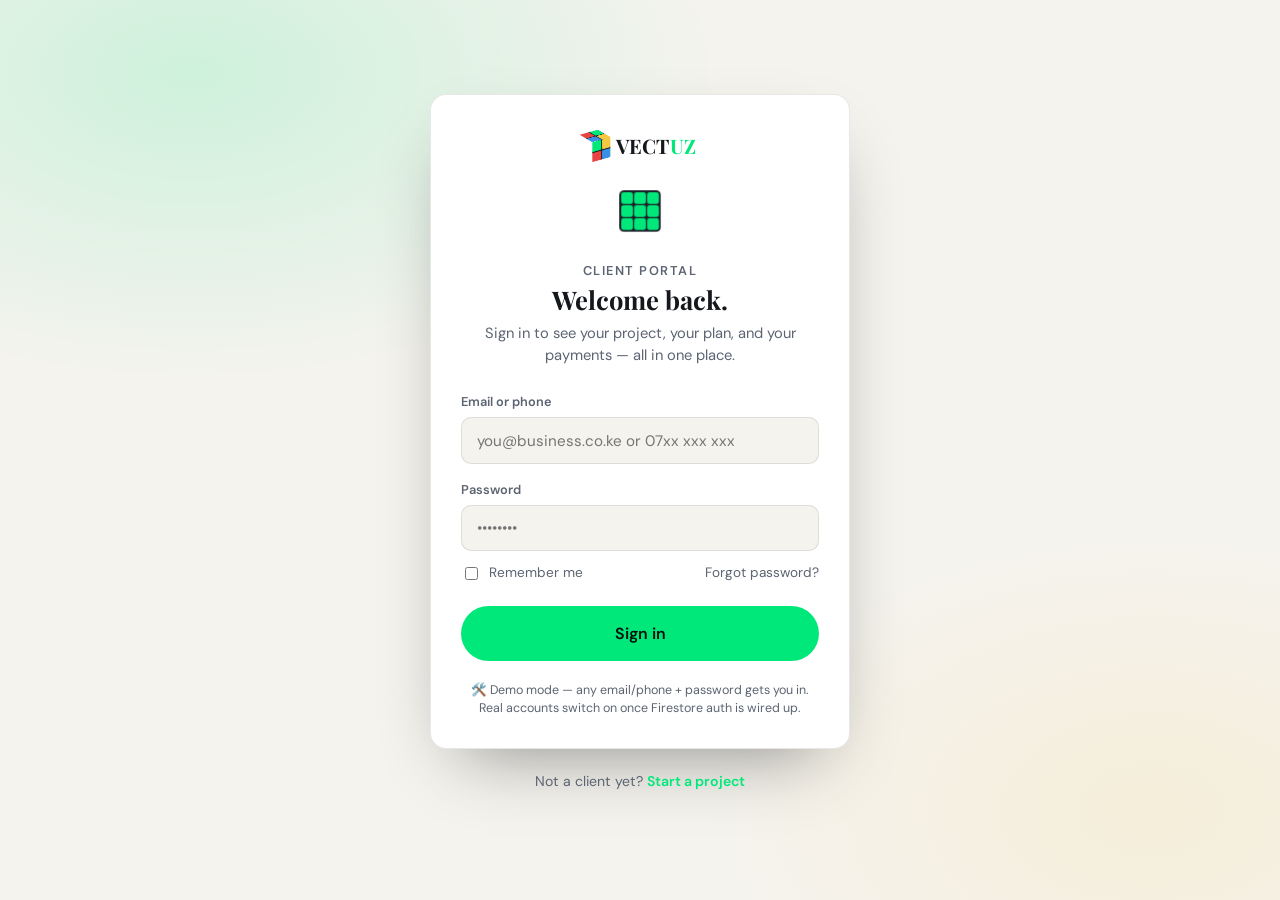
<file: portal.html>
<!DOCTYPE html>
<html lang="en">
<head>
<meta charset="UTF-8">
<meta name="viewport" content="width=device-width, initial-scale=1.0, viewport-fit=cover">
<title>Client Portal — VECTUZ</title>
<meta name="description" content="VECTUZ client portal — manage your project, plan, and payments.">
<link rel="preconnect" href="https://fonts.googleapis.com">
<link rel="preconnect" href="https://fonts.gstatic.com" crossorigin>
<link href="https://fonts.googleapis.com/css2?family=Playfair+Display:ital,wght@0,500;0,600;0,700;0,800;1,600&family=DM+Sans:opsz,wght@9..40,400;9..40,500;9..40,600;9..40,700&display=swap" rel="stylesheet">
<link rel="stylesheet" href="style.css">
<link rel="stylesheet" href="portal.css">
<script>
  (function(){
    try{
      var stored = window.localStorage.getItem('vectuz-theme');
      var theme = stored || ((window.matchMedia && window.matchMedia('(prefers-color-scheme: light)').matches) ? 'light' : 'dark');
      document.documentElement.setAttribute('data-theme', theme);
    }catch(e){
      document.documentElement.setAttribute('data-theme', 'dark');
    }
  })();
</script>
</head>
<body class="portal-body">

<!-- ============ LOGIN SCREEN ============ -->
<div id="loginScreen" class="login-screen">
  <div class="login-bg" aria-hidden="true"></div>

  <div class="login-card reveal in-view">
    <a href="index.html" class="brand portal-brand" aria-label="VECTUZ home">
      <span class="brand-cube" aria-hidden="true">
        <span class="bc-r"><span></span><span></span><span></span><span></span></span>
        <span class="bc-l"><span></span><span></span><span></span><span></span></span>
        <span class="bc-t"><span></span><span></span><span></span><span></span></span>
      </span>
      <span class="brand-word">VECT<span class="accent-word">UZ</span></span>
    </a>

    <div class="modal-cube-stage login-cube-stage" id="loginCubeStage" aria-hidden="true">
      <div class="mini-cube" id="loginCube"></div>
    </div>

    <p class="eyebrow login-eyebrow">Client Portal</p>
    <h1 class="login-title">Welcome back.</h1>
    <p class="login-sub">Sign in to see your project, your plan, and your payments — all in one place.</p>

    <form id="loginForm" class="login-form" autocomplete="off">
      <label class="field">
        <span class="field-label">Email or phone</span>
        <input type="text" id="loginId" placeholder="you@business.co.ke or 07xx xxx xxx" required>
      </label>
      <label class="field">
        <span class="field-label">Password</span>
        <input type="password" id="loginPass" placeholder="••••••••" required>
      </label>

      <div class="field-row">
        <label class="checkbox">
          <input type="checkbox" id="rememberMe">
          <span>Remember me</span>
        </label>
        <a href="#" class="login-forgot">Forgot password?</a>
      </div>

      <button type="submit" class="btn btn-primary btn-lg ripple login-submit" id="loginSubmit">
        <span class="login-submit-label">Sign in</span>
      </button>

      <p class="login-demo-note">
        🛠️ Demo mode — any email/phone + password gets you in. Real accounts switch on once Firestore auth is wired up.
      </p>
    </form>
  </div>

  <p class="login-footer">Not a client yet? <a href="index.html#contact">Start a project</a></p>
</div>

<!-- ============ DASHBOARD (hidden until "login") ============ -->
<div id="dashboard" class="dashboard" hidden>

  <header class="site-nav portal-nav" id="portalNav">
    <div class="nav-inner">
      <a href="index.html" class="brand" aria-label="VECTUZ home">
        <span class="brand-cube" aria-hidden="true">
          <span class="bc-r"><span></span><span></span><span></span><span></span></span>
          <span class="bc-l"><span></span><span></span><span></span><span></span></span>
          <span class="bc-t"><span></span><span></span><span></span><span></span></span>
        </span>
        <span class="brand-word">VECT<span class="accent-word">UZ</span></span>
      </a>
      <nav class="nav-links portal-navlinks">
        <a href="#overview" class="nav-link">Overview</a>
        <a href="#plan" class="nav-link">Your Plan</a>
        <a href="#payments" class="nav-link">Payments</a>
        <a href="#support" class="nav-link">Support</a>
      </nav>
      <div class="nav-actions">
        <button class="icon-btn theme-toggle ripple" id="themeToggle" aria-label="Switch to light mode" type="button">
          <svg class="icon-moon" viewBox="0 0 24 24" width="18" height="18" fill="currentColor"><path d="M20.7 14.6a8.6 8.6 0 0 1-10.3-10.3A9 9 0 1 0 20.7 14.6Z"/></svg>
          <svg class="icon-sun" viewBox="0 0 24 24" width="18" height="18" fill="none" stroke="currentColor" stroke-width="1.8" stroke-linecap="round"><circle cx="12" cy="12" r="4.2"/><path d="M12 2.5v2.4M12 19.1v2.4M4.9 4.9l1.7 1.7M17.4 17.4l1.7 1.7M2.5 12h2.4M19.1 12h2.4M4.9 19.1l1.7-1.7M17.4 6.6l1.7-1.7"/></svg>
        </button>
        <button class="btn btn-ghost ripple logout-btn" id="logoutBtn" type="button">Log out</button>
      </div>
    </div>
  </header>

  <main id="overview" class="portal-main">

    <section class="portal-hero container">
      <p class="eyebrow reveal">Client Portal</p>
      <h1 class="portal-greeting reveal" id="portalGreeting">Welcome back.</h1>
      <p class="portal-greeting-sub reveal">Here's where your project, plan, and payments live. Firestore accounts and live Daraja payments plug into this same layout — nothing here will need to be rebuilt, only connected.</p>

      <div class="portal-status-grid reveal">
        <div class="status-card">
          <span class="status-label">Project status</span>
          <span class="status-value status-active">In progress</span>
        </div>
        <div class="status-card">
          <span class="status-label">Current plan</span>
          <span class="status-value" id="statusPlan">Starter</span>
        </div>
        <div class="status-card">
          <span class="status-label">Next payment</span>
          <span class="status-value">Awaiting Daraja setup</span>
        </div>
      </div>
    </section>

    <!-- ============ YOUR PLAN — tiered, additive ============ -->
    <section id="plan" class="portal-plan container">
      <p class="eyebrow reveal">Your Plan</p>
      <h2 class="section-title reveal">Every tier builds on the one before it.</h2>
      <p class="section-sub reveal">Each package includes everything in the tier below it, plus what's listed here. Tap a tier to expand it — MAX carries every feature from Web Review all the way up.</p>

      <div class="tier-list reveal" id="tierList">

        <!-- WEB REVIEW -->
        <article class="tier-card" data-tier="0">
          <button class="tier-head" type="button" aria-expanded="false">
            <span class="tier-head-left">
              <span class="tier-name">Web Review</span>
              <span class="tier-price">Free</span>
            </span>
            <span class="tier-chevron" aria-hidden="true">⌄</span>
          </button>
          <div class="tier-body">
            <p class="tier-includes">The starting point — no plan required yet.</p>
            <ul class="tier-feature-list">
              <li><h4>Honest audit of your existing site</h4><p>We go through your current site end-to-end and tell you plainly what's working, what's likely costing you customers, and what to fix first — speed, mobile layout, checkout, or messaging.</p></li>
              <li><h4>No obligation</h4><p>You get the audit whether or not you ever hire us. A real starting point either way.</p></li>
              <li><h4>Written summary you can keep</h4><p>A short, plain-language write-up you can act on yourself, hand to another developer, or use as the brief for us.</p></li>
            </ul>
          </div>
        </article>

        <!-- STARTER -->
        <article class="tier-card" data-tier="1">
          <button class="tier-head" type="button" aria-expanded="false">
            <span class="tier-head-left">
              <span class="tier-name">Starter</span>
              <span class="tier-price">KES 14,999</span>
            </span>
            <span class="tier-chevron" aria-hidden="true">⌄</span>
          </button>
          <div class="tier-body">
            <p class="tier-includes">Everything in <strong>Web Review</strong>, plus:</p>
            <ul class="tier-feature-list">
              <li><h4>Up to 5 pages</h4><p>Home, About, Services, Gallery, and Contact — enough to look credible online without paying for pages you won't use.</p></li>
              <li><h4>Mobile-responsive build</h4><p>Resizes and rearranges cleanly on any phone screen instead of just shrinking and becoming unreadable.</p></li>
              <li><h4>Contact form</h4><p>Enquiries land in your email or WhatsApp, so you never have to give out your number in advance to get a lead.</p></li>
              <li><h4>Social links</h4><p>Instagram, Facebook, TikTok, or WhatsApp linked in one tap, no hunting for your handle.</p></li>
              <li><h4>Google Maps embed</h4><p>Shows customers exactly where to find you, with directions a tap away — built for shops, salons, and studios.</p></li>
              <li><h4>5-day delivery</h4><p>Designed, built, and launched within 5 working days of confirmed content and deposit.</p></li>
              <li><h4>M-Pesa integration</h4><p>Customers pay you directly through M-Pesa from the site or a linked prompt.</p></li>
              <li><h4>Free domain &amp; hosting, 1 year</h4><p>We register a domain like yourbusiness.co.ke and host it for a year — no setup for you to figure out.</p></li>
              <li class="tier-extra"><h4>Favicon &amp; social preview card</h4><p>Portal add-on — your site gets a proper browser-tab icon and a designed preview image so links you share on WhatsApp or Facebook look intentional, not blank.</p></li>
              <li class="tier-extra"><h4>Basic SEO setup</h4><p>Portal add-on — page titles, descriptions, and structured headings set up correctly from day one, so search engines can actually read and rank your site.</p></li>
              <li class="tier-extra"><h4>Visitor analytics access</h4><p>Portal add-on — a simple dashboard showing how many people visited, on what device, and which page — visible right here once it's connected.</p></li>
            </ul>
          </div>
        </article>

        <!-- BUSINESS -->
        <article class="tier-card" data-tier="2">
          <button class="tier-head" type="button" aria-expanded="false">
            <span class="tier-head-left">
              <span class="tier-name">Business</span>
              <span class="tier-price">KES 44,999</span>
            </span>
            <span class="tier-chevron" aria-hidden="true">⌄</span>
          </button>
          <div class="tier-body">
            <p class="tier-includes">Everything in <strong>Starter</strong>, plus:</p>
            <ul class="tier-feature-list">
              <li><h4>Up to 15 pages</h4><p>Room for product categories, a proper blog, team pages, and testimonials without the site feeling cramped.</p></li>
              <li><h4>Full e-commerce</h4><p>Product catalogue, cart, and checkout, so customers can browse and buy instead of messaging to ask if something's still available.</p></li>
              <li><h4>M-Pesa &amp; card checkout</h4><p>Covers local shoppers paying by M-Pesa and anyone paying with an international or bank-issued card.</p></li>
              <li><h4>Custom animations</h4><p>Subtle motion on scroll, hover, and page transitions — the same polish this portal and the main site use.</p></li>
              <li><h4>WhatsApp floating button</h4><p>Lets visitors message you instantly from any page — often how Kenyan customers actually prefer to close a sale.</p></li>
              <li><h4>1 month free support</h4><p>Small fixes and tweaks handled at no extra charge for 30 days after launch.</p></li>
              <li class="tier-extra"><h4>Blog / CMS access</h4><p>Portal add-on — a simple content editor so you (or your team) can publish posts and updates without calling us for every change.</p></li>
              <li class="tier-extra"><h4>Customer review widget</h4><p>Portal add-on — a built-in reviews section that displays social proof directly on your product or service pages.</p></li>
              <li class="tier-extra"><h4>Email newsletter signup</h4><p>Portal add-on — a capture form that feeds into Mailchimp, Brevo, or a sheet of your choice, so you can build a mailing list from day one.</p></li>
            </ul>
          </div>
        </article>

        <!-- PREMIUM -->
        <article class="tier-card" data-tier="3">
          <button class="tier-head" type="button" aria-expanded="false">
            <span class="tier-head-left">
              <span class="tier-name">Premium</span>
              <span class="tier-price">KES 79,999</span>
            </span>
            <span class="tier-chevron" aria-hidden="true">⌄</span>
          </button>
          <div class="tier-body">
            <p class="tier-includes">Everything in <strong>Business</strong>, plus:</p>
            <ul class="tier-feature-list">
              <li><h4>Unlimited pages</h4><p>No cap on growth — add products, locations, or sections whenever your business needs them.</p></li>
              <li><h4>Custom design system</h4><p>A cohesive set of colours, type, and components built for your brand, so every new page still looks like it belongs.</p></li>
              <li><h4>Booking / inventory system</h4><p>Customers book appointments or see live stock directly on your site — built for salons, clinics, and shops.</p></li>
              <li><h4>Admin dashboard</h4><p>Update products, prices, bookings, and content yourself, without calling us every time something changes.</p></li>
              <li><h4>API integrations</h4><p>Connects to accounting, SMS, delivery, or inventory tools you already use, so data flows instead of getting re-typed.</p></li>
              <li><h4>3 months support</h4><p>A full quarter of fixes, small changes, and guidance after launch.</p></li>
              <li class="tier-extra"><h4>Multi-language toggle</h4><p>Portal add-on — switch the site between English and Swahili (or another language) for a wider customer base.</p></li>
              <li class="tier-extra"><h4>Staff accounts</h4><p>Portal add-on — separate logins with permissions, so your team can manage bookings or content without sharing one password.</p></li>
              <li class="tier-extra"><h4>Automated backups</h4><p>Portal add-on — your site and data are backed up on a schedule, so a bad edit or outage is never more than a day's work to undo.</p></li>
            </ul>
          </div>
        </article>

        <!-- MAX -->
        <article class="tier-card tier-card-max" data-tier="4">
          <button class="tier-head" type="button" aria-expanded="false">
            <span class="tier-head-left">
              <span class="tier-name">MAX</span>
              <span class="tier-price">KES 150,000 – 450,000</span>
            </span>
            <span class="tier-chevron" aria-hidden="true">⌄</span>
          </button>
          <div class="tier-body">
            <p class="tier-includes">Everything in <strong>Premium</strong>, plus:</p>
            <ul class="tier-feature-list">
              <li><h4>Custom web app</h4><p>Purpose-built logic and workflows for how your business actually operates — not off-the-shelf features.</p></li>
              <li><h4>Android + iOS app</h4><p>A native app for both platforms, so customers can install your business on their home screen.</p></li>
              <li><h4>M-Pesa Daraja API</h4><p>Direct integration with Safaricom's Daraja API for automated, real-time M-Pesa payments and confirmations — this is exactly what this portal's Payments tab will connect to.</p></li>
              <li><h4>Admin dashboard</h4><p>A complete control centre for orders, users, content, and payments across web and mobile, from one place.</p></li>
              <li><h4>CRM</h4><p>Tracks leads, repeat customers, and communication history, so nothing depends on someone's memory.</p></li>
              <li><h4>6 months support</h4><p>Half a year of fixes, monitoring, and small feature adjustments, reflecting the larger scope of a MAX build.</p></li>
              <li class="tier-extra"><h4>Dedicated account manager</h4><p>Portal add-on — one person at VECTUZ who knows your project end-to-end, instead of starting from scratch each time you reach out.</p></li>
              <li class="tier-extra"><h4>Custom API rate limits &amp; SLA</h4><p>Portal add-on — guaranteed uptime and response targets for businesses whose revenue depends on the site staying up.</p></li>
              <li class="tier-extra"><h4>Priority same-day support</h4><p>Portal add-on — issues raised through this portal get picked up the same day, ahead of the general support queue.</p></li>
            </ul>
            <p class="modal-note">MAX pricing varies with scope — final quote confirmed after a short discovery call.</p>
          </div>
        </article>

      </div>
    </section>

    <!-- ============ PAYMENTS ============ -->
    <section id="payments" class="portal-payments container">
      <p class="eyebrow reveal">Payments</p>
      <h2 class="section-title reveal">M-Pesa, connected properly.</h2>
      <p class="section-sub reveal">Right now this is a preview of what lands here once the Daraja API is wired in — you'll see live payments, not just a till number.</p>

      <div class="payment-grid reveal">
        <div class="payment-card">
          <p class="payment-label">Pay via Till</p>
          <p class="payment-value">Till Number — <span class="payment-placeholder">to be added</span></p>
          <p class="payment-note">Manual for now — you M-Pesa this till and we reconcile it by hand.</p>
        </div>
        <div class="payment-card payment-card-daraja">
          <p class="payment-label">Daraja API — automated payments</p>
          <span class="payment-badge">Coming soon</span>
          <p class="payment-note">Once connected, invoices generated here trigger an STK push straight to your phone, and this page updates the moment payment confirms — no manual reconciliation.</p>
          <button class="btn btn-ghost ripple" type="button" disabled>Pay with M-Pesa</button>
        </div>
      </div>
    </section>

    <!-- ============ UI STATES — demo preview ============ -->
    <section id="states" class="portal-states container">
      <p class="eyebrow reveal">Preview</p>
      <h2 class="section-title reveal">Every state, animated.</h2>
      <p class="section-sub reveal">These fire for real once Firestore and Daraja are live — for now, tap any to preview how it looks and moves.</p>
      <div class="state-trigger-grid reveal">
        <button class="state-trigger" data-state="loading" type="button">Loading</button>
        <button class="state-trigger" data-state="empty" type="button">Empty</button>
        <button class="state-trigger" data-state="error" type="button">Error</button>
        <button class="state-trigger" data-state="offline" type="button">No internet</button>
        <button class="state-trigger" data-state="slow" type="button">Slow network</button>
        <button class="state-trigger" data-state="noResults" type="button">No search results</button>
        <button class="state-trigger" data-state="denied" type="button">Permission denied</button>
        <button class="state-trigger" data-state="sessionExpired" type="button">Session expired</button>
        <button class="state-trigger" data-state="validation" type="button">Form validation</button>
        <button class="state-trigger" data-state="success" type="button">Success</button>
      </div>
    </section>

    <!-- ============ SUPPORT ============ -->
    <section id="support" class="portal-support container">
      <p class="eyebrow reveal">Support</p>
      <h2 class="section-title reveal">Something not right?</h2>
      <p class="section-sub reveal">This is a demo shell — support tickets aren't wired to anything yet, but this is where they'll live once Firestore is connected.</p>
      <a href="https://wa.me/254783944907" target="_blank" rel="noopener" class="btn btn-primary btn-lg ripple reveal">Message us on WhatsApp</a>
    </section>

  </main>

  <p class="portal-footnote container">Client Portal · demo build — login is a stand-in until Firestore auth and the Daraja API are connected.</p>
</div>

<!-- ============ STATE OVERLAY (loading / error / offline / etc) ============ -->
<div class="state-overlay" id="stateOverlay" aria-hidden="true">
  <div class="state-card" id="stateCard">
    <span class="state-icon" id="stateIcon">⏳</span>
    <h3 class="state-title" id="stateTitle">Loading</h3>
    <p class="state-message" id="stateMessage">One moment…</p>
    <div class="state-actions" id="stateActions"></div>
  </div>
</div>

<!-- ============ EASTER EGG OVERLAYS ============ -->
<div class="mpesa-rain" id="mpesaRain" aria-hidden="true"></div>
<div class="egg-toast" id="eggToast" aria-hidden="true"></div>

<div class="egg-panel" id="devPanel" aria-hidden="true">
  <div class="egg-panel-card">
    <button class="modal-close ripple" id="devPanelClose" aria-label="Close">✕</button>
    <p class="modal-eyebrow">Portal secret</p>
    <h3 class="modal-price modal-price-sm">You found the dev console 🛠️</h3>
    <p class="modal-note" style="margin-bottom:0;">Built on Android, in Termux, with no laptop in sight. If you're reading this, you tapped the login cube five times — you have too much patience, and we respect it.</p>
  </div>
</div>

<script src="portal.js"></script>
</body>
</html>
</file>
<file: style.css>
/* ==========================================================================
   VECTUZ — Design tokens
   ========================================================================== */
:root{
  --bg: #090b0e;
  --card: #141920;
  --green: #00e87a;
  --gold: #f5c842;
  --red: #e84444;
  --blue: #3a8fe8;
  --text: #f0ece4;
  --muted: #6b7585;
  --border: rgba(240,236,228,0.09);
  --spring: cubic-bezier(.22,1,.36,1);
  --nav-h: 72px;
  --radius: 16px;
  --radius-sm: 10px;
  --container: 1160px;
}

:root[data-theme="light"]{
  --bg: #f5f3ee;
  --card: #ffffff;
  --text: #14171c;
  --muted: #5c6472;
  --border: rgba(20,23,28,0.1);
}

*, *::before, *::after{ box-sizing: border-box; }

/* The root element is what actually scrolls on mobile Chrome, so
   overflow-x must be locked here, not only on <body>. A later
   `body.is-loaded` rule used to reset overflow to `auto`, which silently
   re-enabled sideways scrolling once the loader finished — fixed below
   by keeping overflow-x explicit in every body state. */
html{
  scroll-behavior: smooth;
  scroll-padding-top: calc(var(--nav-h) + 12px);
  overflow-x: hidden;
  width: 100%;
  max-width: 100%;
  background: var(--bg);
}

@media (prefers-reduced-motion: reduce){
  html{ scroll-behavior: auto; }
  *, *::before, *::after{ animation-duration: 0.001ms !important; animation-iteration-count: 1 !important; transition-duration: 0.001ms !important; }
}

body{
  margin:0;
  background: var(--bg);
  color: var(--text);
  font-family: 'DM Sans', system-ui, -apple-system, sans-serif;
  line-height: 1.5;
  -webkit-font-smoothing: antialiased;
  overflow-x: hidden;
  width: 100%;
  max-width: 100%;
  transition: background-color .4s var(--spring), color .4s var(--spring);
}

a, button, [role="button"]{ touch-action: manipulation; }

h1,h2,h3,h4{
  font-family: 'Playfair Display', Georgia, serif;
  margin: 0 0 .5em;
  line-height: 1.15;
  font-weight: 700;
}

p{ margin: 0 0 1em; color: var(--text); }
a{ color: inherit; text-decoration: none; }
ul{ margin:0; padding:0; list-style:none; }
img{ max-width:100%; display:block; }
button{ font-family: inherit; }

.container{ width: 100%; max-width: var(--container); margin: 0 auto; padding: 0 24px; }
.container-narrow{ max-width: 720px; }

.accent-text{ color: var(--green); }
.accent-word{ color: var(--green); }

.eyebrow{
  font-size: .8rem;
  letter-spacing: .12em;
  text-transform: uppercase;
  color: var(--muted);
  margin-bottom: .75em;
  font-weight: 600;
}

.section-title{ font-size: clamp(1.7rem, 3.4vw, 2.5rem); max-width: 720px; }
.section-sub{ color: var(--muted); max-width: 560px; margin-top: -.5em; }

section{ padding: 88px 0; position: relative; }
section + section{ border-top: 1px solid var(--border); }

/* ==========================================================================
   Buttons
   ========================================================================== */
.btn{
  position: relative;
  display: inline-flex;
  align-items: center;
  justify-content: center;
  gap: .5em;
  padding: .8em 1.5em;
  border-radius: 999px;
  font-weight: 600;
  font-size: .95rem;
  border: 1px solid transparent;
  cursor: pointer;
  overflow: hidden;
  transition: transform .45s var(--spring), box-shadow .45s var(--spring), background-color .35s var(--spring), border-color .35s var(--spring);
  -webkit-tap-highlight-color: transparent;
}
.btn:active{ transform: scale(.96); }
.btn-primary{
  background: var(--green);
  color: #06110b;
}
.btn-primary:hover{ box-shadow: 0 0 0 4px rgba(0,232,122,.18); transform: translateY(-2px); }
.btn-ghost{
  background: transparent;
  color: var(--text);
  border-color: var(--border);
}
.btn-ghost:hover{ border-color: var(--green); color: var(--green); transform: translateY(-2px); }
.btn-lg{ padding: 1em 1.9em; font-size: 1rem; }

/* Ripple */
.ripple{ position: relative; overflow: hidden; }
.ripple-fx{
  position: absolute;
  border-radius: 50%;
  transform: scale(0);
  background: radial-gradient(circle, rgba(255,255,255,.55) 0%, rgba(255,255,255,0) 70%);
  pointer-events: none;
  animation: rippleOut .65s var(--spring) forwards;
}
@keyframes rippleOut{
  to{ transform: scale(1); opacity: 0; }
}

/* ==========================================================================
   Loader
   ========================================================================== */
#loader{
  position: fixed; inset: 0; z-index: 9999;
  background: var(--bg);
  display: flex; align-items: center; justify-content: center;
  transition: opacity .8s var(--spring), visibility .8s var(--spring);
}
.is-loading{ overflow: hidden; height: 100%; }
body.is-loaded #loader{ opacity: 0; visibility: hidden; pointer-events: none; }
body.is-loaded{ overflow-y: auto; overflow-x: hidden; height: auto; }

.loader-inner{ display:flex; flex-direction:column; align-items:center; gap: 28px; position: relative; z-index: 2; }

.cube-stage{
  width: 140px; height: 140px;
  perspective: 700px;
}
.cube{
  width:100%; height:100%;
  position: relative;
  transform-style: preserve-3d;
  transform: rotateX(-28deg) rotateY(38deg);
  animation: cubeTumble 6.2s linear infinite;
  will-change: transform;
}
/* Previously this held the exact same transform value from 45%-55% of the
   cycle (both keyframes were rotateY(398deg)) as a deliberate "pause" —
   but 398deg looks identical to 38deg (398-360=38), so the cube looked
   like it had visually stopped/frozen for half a second with nothing
   happening. Switched to one continuous linear spin instead: no dead
   holds, no easing bunching rotation speed up/down unevenly. */
@keyframes cubeTumble{
  0%{ transform: rotateX(-28deg) rotateY(0deg); }
  100%{ transform: rotateX(-28deg) rotateY(360deg); }
}
.face{
  position:absolute; width:140px; height:140px;
  display:grid; grid-template-columns: repeat(3,1fr); grid-template-rows: repeat(3,1fr);
  gap:4px; padding:4px;
  background: #1c222b;
  border-radius: 8px;
  /* Mobile GPUs (this is the actual cause of the "flashes black" bug)
     render the unseen backside of a preserve-3d face as solid black for
     a frame while the compositor swaps which face is front-facing during
     rotation, unless the browser is explicitly told those backsides can
     be discarded. */
  backface-visibility: hidden;
  -webkit-backface-visibility: hidden;
  transform-style: preserve-3d;
}
.face::before, .face::after{ content:none; }
.face-front{ transform: translateZ(70px); }
.face-back{ transform: rotateY(180deg) translateZ(70px); }
.face-right{ transform: rotateY(90deg) translateZ(70px); }
.face-left{ transform: rotateY(-90deg) translateZ(70px); }
.face-top{ transform: rotateX(90deg) translateZ(70px); }
.face-bottom{ transform: rotateX(-90deg) translateZ(70px); }

.tile{
  border-radius: 4px;
  transition: background-color .5s var(--spring);
}

.loader-label{
  font-family:'Playfair Display', serif;
  font-size: 1.4rem;
  letter-spacing: .06em;
  color: var(--text);
}
.loader-label span{ color: var(--green); }
.loader-sub{
  font-size: .8rem;
  color: var(--muted);
  letter-spacing: .04em;
  min-height: 1.2em;
}

.particle-field{
  position:absolute; inset:0; pointer-events:none; z-index:3;
}
.particle{
  position:absolute;
  width:6px; height:6px;
  border-radius:50%;
  opacity: 0;
  will-change: transform, opacity;
}
.particle.go{
  animation: particleFly .95s var(--spring) forwards;
}
@keyframes particleFly{
  0%{ opacity: 1; transform: translate(0,0) scale(1); }
  100%{ opacity: 0; transform: translate(var(--dx), var(--dy)) scale(.3); }
}

/* ==========================================================================
   Page reveal
   ========================================================================== */
#page{ opacity: 0; transition: opacity .6s var(--spring); }
body.is-loaded #page{ opacity: 1; }

.reveal{
  opacity: 0;
  transform: translate3d(0,22px,0);
  transition: opacity .75s var(--spring), transform .75s var(--spring);
}
.reveal.in-view{ opacity: 1; transform: translate3d(0,0,0); }

/* ==========================================================================
   Rounded-corner scroll fix
   Any element with border-radius that also carries a transform/transition
   (every .reveal item, plus cards that shift on hover) gets promoted to
   its own GPU compositor layer the moment it starts animating, then
   demoted back once it settles. Chrome on Android re-rasterizes the
   corners on each promotion/demotion, and for a frame or two mid-scroll
   the radius can render with hard, unantialiased corners before snapping
   back to smooth. Forcing these onto a stable layer permanently (instead
   of only while actively transforming) stops that flicker — corners stay
   smooth throughout the scroll, not just at rest.
   ========================================================================== */
.reveal, .price-card, .service-card, .modal-card, .hero-photo-frame, .phone-frame{
  -webkit-transform: translateZ(0);
  transform: translateZ(0);
  -webkit-backface-visibility: hidden;
  backface-visibility: hidden;
}

/* ==========================================================================
   Nav
   ========================================================================== */
.site-nav{
  position: sticky; top:0; z-index: 500;
  height: var(--nav-h);
  display:flex; align-items:center;
  background: color-mix(in srgb, var(--bg) 72%, transparent);
  backdrop-filter: blur(14px);
  -webkit-backdrop-filter: blur(14px);
  border-bottom: 1px solid var(--border);
  transition: background-color .4s var(--spring);
}
.nav-inner{
  width:100%; max-width: var(--container); margin:0 auto; padding: 0 24px;
  display:flex; align-items:center; justify-content: space-between; gap: 20px;
}
.brand{ display:flex; align-items:center; gap: 10px; }
.brand-word{
  font-family:'Playfair Display', serif;
  font-weight:700; font-size: 1.25rem; letter-spacing: .01em; color: var(--text);
}

.brand-cube{
  --s: 22px;
  width: var(--s); height: var(--s);
  position: relative;
  display:inline-block;
  transform-style: preserve-3d;
  transform: rotateX(-24deg) rotateY(35deg);
}
.bc-r, .bc-l, .bc-t{
  position:absolute; width: var(--s); height: var(--s);
  display:grid; grid-template-columns: repeat(2,1fr); grid-template-rows: repeat(2,1fr);
  gap:1px;
}
.bc-r{ background:#101319; transform: translateZ(calc(var(--s) / 2)); border-radius:3px; }
.bc-l{ background:#0c0e13; transform: rotateY(90deg) translateZ(calc(var(--s) / 2)); border-radius:3px; }
.bc-t{ background:#181d25; transform: rotateX(90deg) translateZ(calc(var(--s) / 2)); border-radius:3px; }
.bc-r span:nth-child(1){ background: var(--green); }
.bc-r span:nth-child(2){ background: var(--gold); }
.bc-r span:nth-child(3){ background: var(--red); }
.bc-r span:nth-child(4){ background: var(--blue); }
.bc-l span:nth-child(1){ background: var(--gold); }
.bc-l span:nth-child(2){ background: var(--blue); }
.bc-l span:nth-child(3){ background: var(--green); }
.bc-l span:nth-child(4){ background: var(--red); }
.bc-t span:nth-child(1){ background: var(--red); }
.bc-t span:nth-child(2){ background: var(--green); }
.bc-t span:nth-child(3){ background: var(--blue); }
.bc-t span:nth-child(4){ background: var(--gold); }
.bc-r span, .bc-l span, .bc-t span{ border-radius: 1px; }

.nav-links{ display:flex; align-items:center; gap: 28px; }
.nav-link{
  font-size: .92rem; color: var(--text); opacity: .85;
  transition: opacity .3s var(--spring), color .3s var(--spring);
}
.nav-link:hover{ opacity: 1; color: var(--green); }
.nav-cta{ padding: .6em 1.3em; font-size: .88rem; }

.nav-actions{ display:flex; align-items:center; gap: 10px; }
.icon-btn{
  width: 40px; height:40px; border-radius: 50%;
  display:flex; align-items:center; justify-content:center;
  background: var(--card); border: 1px solid var(--border);
  color: var(--text);
  transition: transform .4s var(--spring), color .3s var(--spring), border-color .3s var(--spring);
}
.icon-btn:hover{ color: var(--green); border-color: var(--green); transform: translateY(-2px); }

.theme-toggle .icon-sun, .theme-toggle .icon-moon{
  position: absolute;
  transition: transform .5s var(--spring), opacity .35s var(--spring);
}
.theme-toggle .icon-moon{ opacity: 1; transform: scale(1) rotate(0deg); }
.theme-toggle .icon-sun{ opacity: 0; transform: scale(.4) rotate(-60deg); }
:root[data-theme="light"] .theme-toggle .icon-moon{ opacity: 0; transform: scale(.4) rotate(60deg); }
:root[data-theme="light"] .theme-toggle .icon-sun{ opacity: 1; transform: scale(1) rotate(0deg); }

.hamburger{
  display:none;
  width: 40px; height: 40px;
  border-radius: 50%;
  background: var(--card);
  border: 1px solid var(--border);
  align-items:center; justify-content:center;
  flex-direction: column; gap: 5px;
  cursor:pointer;
}
.hamburger span{
  display:block; width: 18px; height: 2px; background: var(--text);
  border-radius: 2px;
  transition: transform .45s var(--spring), opacity .3s var(--spring), background-color .3s var(--spring);
}
.hamburger[aria-expanded="true"] span{ background: var(--green); }
.hamburger[aria-expanded="true"] span:nth-child(1){ transform: translateY(7px) rotate(45deg); }
.hamburger[aria-expanded="true"] span:nth-child(2){ opacity: 0; }
.hamburger[aria-expanded="true"] span:nth-child(3){ transform: translateY(-7px) rotate(-45deg); }

.nav-scrim{
  position: fixed; inset: 0; background: rgba(0,0,0,.5);
  opacity:0; visibility: hidden; z-index: 490;
  transition: opacity .4s var(--spring), visibility .4s var(--spring);
}
.nav-scrim.open{ opacity:1; visibility: visible; }

/* ==========================================================================
   Hero
   ========================================================================== */
.hero{ padding: 120px 0 96px; overflow: hidden; }
.hero-bg{
  position:absolute; inset:0; z-index:0;
  background:
    radial-gradient(600px 400px at 15% -10%, rgba(0,232,122,.14), transparent 60%),
    radial-gradient(500px 380px at 100% 10%, rgba(58,143,232,.12), transparent 60%);
  pointer-events:none;
}
.hero-inner{
  position: relative; z-index:1;
  display: grid;
  grid-template-columns: 1.05fr .95fr;
  gap: 56px;
  align-items: center;
}
.hero-copy{ max-width: 620px; }
.hero-title{ font-size: clamp(2.1rem, 5vw, 3.6rem); }
.hero-sub{ font-size: 1.08rem; color: var(--muted); max-width: 560px; }
.hero-ctas{ display:flex; flex-wrap: wrap; gap: 14px; margin: 28px 0 40px; }

.hero-stats{ display:flex; flex-wrap: wrap; gap: 32px; padding-top: 20px; border-top: 1px solid var(--border); }
.stat{ display:flex; flex-direction: column; gap: 2px; }
.stat-num{ font-family:'Playfair Display', serif; font-size: 1.35rem; color: var(--green); font-weight:700; }
.stat-label{ font-size: .8rem; color: var(--muted); }

/* Hero visual: your own photo, plus a static phone mockup demonstrating
   the responsive layout. (Deliberately not a live self-embedded iframe —
   that would recursively load the page inside itself with no natural
   stopping point, so this is a lightweight CSS representation instead.) */
.hero-visual{
  position: relative;
  display:flex; align-items:center; justify-content:center;
  min-height: 420px;
}
.hero-photo-frame{
  position: relative; width: 100%; max-width: 380px; aspect-ratio: 4 / 5;
  border-radius: 24px; overflow: hidden;
  border: 1px solid var(--border);
  background: linear-gradient(160deg, rgba(0,232,122,.16), rgba(58,143,232,.12));
}
.hero-photo{ width:100%; height:100%; object-fit: cover; display:block; }
.hero-photo-frame.no-photo .hero-photo{ display:none; }
.hero-photo-fallback{ display:none; }
.hero-photo-frame.no-photo .hero-photo-fallback{
  display:flex; flex-direction:column; align-items:center; justify-content:center; gap:14px;
  width:100%; height:100%; text-align:center; padding: 32px;
}
.hero-photo-fallback-mark{
  width:52px; height:52px; border-radius:50%; border:1.5px dashed var(--muted);
  display:flex; align-items:center; justify-content:center; font-size:1.6rem; color: var(--muted);
}
.hero-photo-fallback p{ color: var(--muted); font-size:.85rem; margin:0; max-width: 220px; }
.hero-photo-fallback code{ color: var(--green); background: none; }

.phone-mockup{
  position: absolute; right: -6%; bottom: -8%;
  width: 168px;
  filter: drop-shadow(0 24px 44px rgba(0,0,0,.5));
  animation: phoneFloat 4.5s ease-in-out infinite;
}
@keyframes phoneFloat{
  0%, 100%{ transform: translateY(0); }
  50%{ transform: translateY(-10px); }
}
.phone-frame{
  position: relative;
  background: #05070a; border-radius: 28px; padding: 8px;
  border: 1px solid rgba(240,236,228,.14);
}
.phone-notch{
  width: 44px; height:6px; border-radius:4px; background:#05070a;
  position:absolute; top:16px; left:50%; transform: translateX(-50%);
  z-index:2;
}
.phone-screen{
  width:100%; aspect-ratio: 9 / 19.5; border-radius: 20px; overflow:hidden;
  background: var(--bg);
  padding: 22px 12px 12px;
  display:flex; flex-direction:column; gap:12px;
}
.mock-nav{ display:flex; align-items:center; gap:6px; }
.mock-dot{ width:8px; height:8px; border-radius:50%; flex-shrink:0; }
.mock-line{ flex:1; height:4px; border-radius:2px; background: var(--border); }
.mock-burger{ display:flex; flex-direction:column; gap:2px; flex-shrink:0; }
.mock-burger span{ width:10px; height:1.4px; background: var(--muted); border-radius:1px; }
.mock-hero{ display:flex; flex-direction:column; gap:6px; margin-top:8px; }
.mock-eyebrow{ width:38%; height:4px; border-radius:2px; background: var(--muted); opacity:.6; }
.mock-title-line{ height:8px; border-radius:3px; background: var(--text); opacity:.85; }
.mock-title-line.l1{ width:90%; }
.mock-title-line.l2{ width:75%; }
.mock-title-line.l3{ width:55%; background: var(--green); opacity:1; }
.mock-btn{ margin-top:10px; width:60%; height:16px; border-radius:999px; background: var(--green); }
.mock-cards{ display:flex; gap:6px; margin-top:auto; }
.mock-card{ flex:1; height:34px; border-radius:6px; background: var(--card); border:1px solid var(--border); }
.phone-caption{ text-align:center; font-size:.72rem; color: var(--muted); margin-top: 10px; }

/* An embedded copy of this same page (loaded in the static phone mockup's
   place by nothing here — see note above) never exists, but this class is
   kept as a defensive no-op in case a future embed is added. */
.is-embedded .phone-mockup{ display:none; }

/* ==========================================================================
   Services
   ========================================================================== */
.services-grid{
  display:grid; grid-template-columns: repeat(4, 1fr); gap: 20px; margin-top: 40px;
}
.service-card{
  background: var(--card);
  border: 1px solid var(--border);
  border-radius: var(--radius);
  padding: 28px 24px;
  transition: transform .5s var(--spring), box-shadow .5s var(--spring), border-color .5s var(--spring);
}
.service-card:hover{
  transform: translate3d(0,-6px,0);
  border-color: rgba(0,232,122,.4);
  box-shadow: 0 16px 40px -20px rgba(0,232,122,.35);
}
.service-icon{
  width: 48px; height:48px; border-radius: 12px;
  display:flex; align-items:center; justify-content:center;
  background: color-mix(in srgb, var(--sc) 14%, transparent);
  color: var(--sc);
  margin-bottom: 18px;
}
.service-card h3{ font-size: 1.1rem; margin-bottom: .4em; }
.service-card p{ color: var(--muted); font-size: .92rem; margin: 0; }

/* ==========================================================================
   Why
   ========================================================================== */
.why-grid{ display:grid; grid-template-columns: repeat(4,1fr); gap: 28px; margin-top: 40px; }
.why-mark{ font-family:'Playfair Display', serif; font-size: 1.6rem; font-weight:700; display:block; margin-bottom: 10px; }
.why-item h3{ font-size: 1.05rem; }
.why-item p{ color: var(--muted); font-size: .92rem; }

/* ==========================================================================
   Pricing
   ========================================================================== */
.pricing-grid{
  display:grid; grid-template-columns: repeat(3, 1fr); gap: 20px; margin-top: 40px;
}
.price-card{
  --glow: var(--green);
  position: relative;
  text-align: left;
  background: var(--card);
  border: 1px solid var(--border);
  border-top: 3px solid var(--glow);
  border-radius: var(--radius);
  padding: 28px 24px 22px;
  color: var(--text);
  cursor: pointer;
  display:flex; flex-direction: column; gap: 14px;
  transition: transform .5s var(--spring), box-shadow .5s var(--spring), border-color .5s var(--spring);
}
.price-card:hover{
  transform: translate3d(0,-6px,0);
  border-color: color-mix(in srgb, var(--glow) 45%, var(--border));
  border-top-color: var(--glow);
  box-shadow: 0 18px 44px -20px color-mix(in srgb, var(--glow) 55%, transparent);
}
.price-card-featured{
  border-top-width: 4px;
  box-shadow: 0 0 0 1px color-mix(in srgb, var(--glow) 35%, transparent);
}
.price-badge{
  position:absolute; top:-12px; right: 20px;
  background: var(--glow); color:#06110b;
  font-size: .7rem; font-weight:700; letter-spacing:.04em;
  padding: 4px 12px; border-radius: 999px;
}
.price-card-free{ border-style: dashed; border-top-style: solid; }
.price-top h3{ font-size: 1.15rem; margin-bottom: .2em; }
.price-tag{ font-family:'Playfair Display', serif; font-size: 1.5rem; color: var(--glow); font-weight:700; margin:0; }
.price-list{ display:flex; flex-direction: column; gap: 8px; flex:1; }
.price-list li{
  font-size: .88rem; color: var(--muted); padding-left: 18px; position: relative;
}
.price-list li::before{
  content:"✓"; position:absolute; left:0; color: var(--glow); font-weight:700;
}
.price-cta{ font-size: .85rem; color: var(--glow); font-weight:600; margin-top: 4px; }

/* Toy-robot icon: a small CSS-built figure holding a glowing mini cube,
   tinted per-card via --glow. Built from layered/transformed boxes rather
   than an image, so it stays crisp and interactive at any size. */
.price-bot{
  display:flex; justify-content:center;
  height: 92px;
  margin-bottom: 4px;
  perspective: 320px;
  position: relative;
  transition: opacity .4s var(--spring), filter .4s var(--spring);
}

/* The Three.js canvas sits on top of the CSS bot and is hidden until
   robot3d.js confirms it mounted successfully — see .has-3d-bot below. */
.price-bot-canvas{
  display: none;
  position: absolute;
  inset: 0;
  width: 140px; height: 150px;
  margin: 0 auto;
  left: 50%; transform: translateX(-50%);
  pointer-events: none;
}
.price-bot-canvas.is-active{ display: block; }
.price-bot.has-3d-bot .bot-figure{ visibility: hidden; }
.bot-figure{
  position: relative;
  width: 70px; height: 78px;
  transform-style: preserve-3d;
  transform: rotateY(-18deg) rotateX(4deg);
  transition: transform .6s var(--spring);
}
.price-card:hover .bot-figure{ transform: rotateY(-8deg) rotateX(2deg) translateY(-3px); }

.bot-head{
  position:absolute; top:0; left:50%; transform: translateX(-50%);
  width: 26px; height: 22px;
  background: linear-gradient(160deg,#333c47,#14171d);
  border-radius: 7px 7px 5px 5px;
  border: 1px solid rgba(240,236,228,.14);
  box-shadow: inset 0 -3px 6px rgba(0,0,0,.5);
}
.bot-visor{
  position:absolute; top: 7px; left:50%; transform: translateX(-50%);
  width: 16px; height: 5px; border-radius: 3px;
  background: var(--glow);
  box-shadow: 0 0 8px var(--glow), 0 0 2px var(--glow);
}
.bot-torso{
  position:absolute; top: 20px; left:50%; transform: translateX(-50%);
  width: 38px; height: 34px;
  background: linear-gradient(160deg,#3a4450,#181c22);
  border-radius: 9px;
  border: 1px solid rgba(240,236,228,.12);
  box-shadow: inset 0 -6px 10px rgba(0,0,0,.4);
}
.bot-torso::before{
  content:""; position:absolute; top:8px; left:50%; transform: translateX(-50%);
  width: 10px; height: 10px; border-radius: 50%;
  background: color-mix(in srgb, var(--glow) 55%, #0c0e13);
  box-shadow: 0 0 6px var(--glow);
}
.bot-arm{
  position:absolute; top: 24px;
  width: 9px; height: 26px;
  background: linear-gradient(160deg,#3a4450,#181c22);
  border-radius: 5px;
  border: 1px solid rgba(240,236,228,.12);
}
.bot-arm-left{ left: 6px; transform: rotate(16deg); transform-origin: top center; }
.bot-arm-right{ right: 6px; transform: rotate(-30deg); transform-origin: top center; }

.bot-cube-stage{
  position:absolute; left: 50%; bottom: -16px; transform: translateX(-50%);
  width: 24px; height: 24px;
}
.bot-cube{
  position: relative; width: 100%; height: 100%;
  transform-style: preserve-3d;
  transform: rotateX(-18deg) rotateY(28deg);
  animation: cubeTumble 6s var(--spring) infinite;
}
.bot-cube.energy-burst{
  animation: cubeTumble 6s var(--spring) infinite, energyPulse .6s ease-out;
}
@keyframes energyPulse{
  0%{ filter: brightness(1); }
  35%{ filter: brightness(2.4) saturate(1.5); }
  100%{ filter: brightness(1); }
}
.bot-cube-face{
  position:absolute; width:24px; height:24px;
  background: var(--glow);
  opacity: .92;
  border: 1px solid rgba(255,255,255,.28);
  box-shadow: 0 0 10px color-mix(in srgb, var(--glow) 65%, transparent);
  backface-visibility: hidden;
  -webkit-backface-visibility: hidden;
}
.bcf-front{ transform: translateZ(12px); }
.bcf-back{ transform: rotateY(180deg) translateZ(12px); }
.bcf-right{ transform: rotateY(90deg) translateZ(12px); }
.bcf-left{ transform: rotateY(-90deg) translateZ(12px); }
.bcf-top{ transform: rotateX(90deg) translateZ(12px); filter: brightness(1.3); }
.bcf-bottom{ transform: rotateX(-90deg) translateZ(12px); filter: brightness(.7); }

/* Expanding energy ring, spawned the instant a card is tapped */
.bot-cube-stage.energy-ring::after{
  content:"";
  position:absolute; inset:-16px;
  border-radius:50%;
  border: 2px solid var(--glow);
  opacity: .85;
  animation: ringExpand .6s var(--spring) forwards;
  pointer-events: none;
}
@keyframes ringExpand{
  0%{ transform: scale(.3); opacity:.9; }
  100%{ transform: scale(2.8); opacity:0; }
}

/* The bot briefly dissolves as its card's modal opens, then resets once
   the modal is showing (so it's whole again the next time it's seen). */
.price-card.disintegrating .price-bot{
  animation: disintegrate .5s var(--spring) forwards;
}
@keyframes disintegrate{
  0%{ opacity:1; filter: blur(0); transform: scale(1); }
  55%{ opacity:.35; filter: blur(1.5px); }
  100%{ opacity:0; filter: blur(3px); transform: scale(1.08); }
}

/* ==========================================================================
   FAQ Accordion
   ========================================================================== */
.accordion{ margin-top: 32px; display:flex; flex-direction:column; gap: 12px; }
.accordion-item{
  background: var(--card); border: 1px solid var(--border); border-radius: var(--radius-sm); overflow: hidden;
}
.accordion-trigger{
  width:100%; display:flex; align-items:center; justify-content: space-between;
  background: none; border:none; color: var(--text);
  padding: 18px 20px; font-size: .98rem; font-weight: 600; text-align: left; cursor: pointer;
}
.accordion-icon{
  font-size: 1.3rem; color: var(--green); line-height:1;
  transition: transform .45s var(--spring);
  flex-shrink: 0; margin-left: 12px;
}
.accordion-trigger[aria-expanded="true"] .accordion-icon{ transform: rotate(45deg); }
.accordion-panel{
  max-height: 0; overflow: hidden;
  transition: max-height .5s var(--spring), padding .5s var(--spring);
  padding: 0 20px;
}
.accordion-panel p{ color: var(--muted); font-size: .92rem; margin: 0 0 18px; }
.accordion-item.open .accordion-panel{ max-height: 260px; padding: 0 20px 4px; }

/* ==========================================================================
   Contact form
   ========================================================================== */
.contact-form{
  margin-top: 32px;
  background: var(--card); border: 1px solid var(--border);
  border-radius: var(--radius); padding: 32px;
  display:flex; flex-direction: column; gap: 18px;
}
.form-row{ display:flex; flex-direction: column; gap: 6px; }
.form-row label{ font-size: .82rem; color: var(--muted); font-weight: 600; }
.form-row input, .form-row select, .form-row textarea{
  background: var(--bg); border: 1px solid var(--border); border-radius: var(--radius-sm);
  padding: 12px 14px; color: var(--text); font-family: inherit; font-size: .95rem;
  transition: border-color .35s var(--spring), box-shadow .35s var(--spring);
}
.form-row input:focus, .form-row select:focus, .form-row textarea:focus{
  outline: none; border-color: var(--green); box-shadow: 0 0 0 3px rgba(0,232,122,.15);
}
.form-row textarea{ resize: vertical; }
.form-submit{ margin-top: 6px; }
.form-status{ font-size: .88rem; color: var(--muted); min-height: 1.2em; margin: 0; }
.form-status.ok{ color: var(--green); }
.form-status.err{ color: var(--red); }

/* ==========================================================================
   Footer
   ========================================================================== */
.site-footer{ padding: 56px 0 24px; border-top: 1px solid var(--border); }
.footer-inner{
  display:flex; flex-wrap: wrap; justify-content: space-between; gap: 32px; padding-bottom: 32px;
}
.footer-brand p{ color: var(--muted); font-size: .88rem; margin-top: 8px; max-width: 220px; }
.footer-links{ display:flex; flex-direction: column; gap: 10px; }
.footer-links a, .footer-link-btn{
  color: var(--muted); font-size: .92rem; transition: color .3s var(--spring);
  background: none; border: none; padding: 0; text-align: left; cursor: pointer; font-family: inherit;
}
.footer-links a:hover, .footer-link-btn:hover{ color: var(--green); }
.footer-social{ display:flex; gap: 10px; align-items: flex-start; }
.footer-bottom{ border-top: 1px solid var(--border); padding-top: 20px; }
.footer-bottom p{ color: var(--muted); font-size: .82rem; margin: 0; }

/* ==========================================================================
   Floating WhatsApp
   ========================================================================== */
.fab-whatsapp{
  position: fixed; right: 20px; bottom: 20px; z-index: 400;
  width: 58px; height: 58px; border-radius: 50%;
  background: #22c55e; color: #06110b;
  display:flex; align-items:center; justify-content:center;
  box-shadow: 0 10px 30px -8px rgba(34,197,94,.6);
  transition: transform .45s var(--spring), box-shadow .45s var(--spring);
}
.fab-whatsapp:hover{ transform: translateY(-4px) scale(1.04); }

/* ==========================================================================
   Modals
   ========================================================================== */
.modal-backdrop{
  position: fixed; inset:0; background: rgba(4,5,7,.7);
  backdrop-filter: blur(4px); -webkit-backdrop-filter: blur(4px);
  opacity:0; visibility: hidden; z-index: 800;
  transition: opacity .45s var(--spring), visibility .45s var(--spring);
}
.modal-backdrop.open{ opacity:1; visibility: visible; }

.modal{
  position: fixed; left: 50%; top: 50%; z-index: 801;
  width: min(560px, 92vw);
  max-height: 84vh; overflow-y: auto;
  transform: translate(-50%, -46%) scale(.94);
  opacity: 0; visibility: hidden; pointer-events: none;
  transition: transform .5s var(--spring), opacity .4s var(--spring), visibility .5s var(--spring);
}
.modal.open{
  transform: translate(-50%, -50%) scale(1);
  opacity: 1; visibility: visible; pointer-events: auto;
}
.modal-card{
  position: relative;
  background: var(--card); border: 1px solid var(--border);
  border-radius: 20px; padding: 36px 32px 32px;
}
.modal-close{
  position:absolute; top: 16px; right: 16px;
  width: 34px; height:34px; border-radius:50%;
  background: var(--bg); border: 1px solid var(--border); color: var(--text);
  cursor:pointer; display:flex; align-items:center; justify-content:center;
  transition: transform .4s var(--spring), color .3s var(--spring), border-color .3s var(--spring);
}
.modal-close:hover{ color: var(--red); border-color: var(--red); transform: rotate(90deg); }
.modal-eyebrow{ font-size: .78rem; letter-spacing: .1em; text-transform: uppercase; color: var(--muted); margin-bottom: 4px; }
.modal-price{ font-family:'Playfair Display', serif; font-size: 2rem; color: var(--green); margin-bottom: 24px; }
.modal-price-sm{ font-size: 1.5rem; color: var(--text); }
.modal-body{ display:flex; flex-direction: column; gap: 20px; margin-bottom: 26px; }
.modal-feature h4{ font-size: 1rem; margin-bottom: .3em; color: var(--text); }
.modal-feature p{ font-size: .9rem; color: var(--muted); margin: 0; }
.modal-note{ font-size: .82rem; color: var(--muted); font-style: italic; margin-bottom: 20px; }
.modal-cta{ width: 100%; }

/* Dust burst — spawned from the tap point when a pricing card is opened,
   tinted to that card's own --glow colour. */
.dust-particle{
  position: fixed;
  width: 5px; height: 5px;
  border-radius: 50%;
  opacity: 0;
  pointer-events: none;
  z-index: 850;
  will-change: transform, opacity;
}
.dust-particle.go{
  animation: dustFly .7s var(--spring) forwards;
}
@keyframes dustFly{
  0%{ opacity: 1; transform: translate(0,0) scale(1); }
  100%{ opacity: 0; transform: translate(var(--dx), var(--dy)) scale(.25); }
}

/* Mini rotating cube shown at the top of each pricing modal — continuously
   scrambles and solves itself while the modal is open. */
.modal-cube-stage{
  width: 64px; height: 64px;
  perspective: 420px;
  margin: 0 auto 22px;
}
.mini-cube{
  width:100%; height:100%;
  position: relative;
  transform-style: preserve-3d;
  transform: rotateX(-26deg) rotateY(36deg);
  animation: cubeTumble 6.2s linear infinite;
  will-change: transform;
}
.mface{
  position:absolute; width:64px; height:64px;
  display:grid; grid-template-columns: repeat(3,1fr); grid-template-rows: repeat(3,1fr);
  gap:2px; padding:3px;
  background:#1c222b;
  border-radius: 7px;
  backface-visibility: hidden;
  -webkit-backface-visibility: hidden;
}
.mface-front{ transform: translateZ(32px); }
.mface-back{ transform: rotateY(180deg) translateZ(32px); }
.mface-right{ transform: rotateY(90deg) translateZ(32px); }
.mface-left{ transform: rotateY(-90deg) translateZ(32px); }
.mface-top{ transform: rotateX(90deg) translateZ(32px); }
.mface-bottom{ transform: rotateX(-90deg) translateZ(32px); }

/* ==========================================================================
   Responsive
   ========================================================================== */
@media (max-width: 980px){
  .services-grid{ grid-template-columns: repeat(2, 1fr); }
  .why-grid{ grid-template-columns: repeat(2, 1fr); }
  .pricing-grid{ grid-template-columns: repeat(2, 1fr); }

  .hero-inner{ grid-template-columns: 1fr; }
  .hero-copy{ max-width: 100%; }
  .hero-visual{ margin-top: 24px; min-height: 340px; }
}

@media (max-width: 760px){
  section{ padding: 64px 0; }
  .hero{ padding: 96px 0 64px; }

  .hamburger{ display:flex; }

  .nav-links{
    position: fixed; top: 0; right: 0; height: 100vh;
    width: min(78vw, 320px);
    background: var(--card);
    border-left: 1px solid var(--border);
    flex-direction: column;
    align-items: flex-start;
    justify-content: flex-start;
    gap: 8px;
    padding: calc(var(--nav-h) + 24px) 28px 28px;
    transform: translateX(100%);
    transition: transform .5s var(--spring);
    z-index: 495;
  }
  .nav-links.open{ transform: translateX(0); }
  .nav-links .nav-link{
    width: 100%; padding: 14px 0; font-size: 1.05rem;
    border-bottom: 1px solid var(--border);
  }
  .nav-cta{ margin-top: 16px; width: 100%; text-align:center; }

  .services-grid, .why-grid, .pricing-grid{ grid-template-columns: 1fr; }
  .hero-stats{ gap: 20px; }
  .footer-inner{ flex-direction: column; }
  .modal-card{ padding: 28px 20px 24px; }

  .hero-photo-frame{ max-width: 280px; }
  .phone-mockup{ width: 128px; right: -2%; bottom: -6%; }
}
</file>
<file: portal.css>
/* ==========================================================================
   VECTUZ Client Portal — styles
   Loads after style.css and reuses its design tokens (colors, spacing,
   radii, the --spring easing, and the .btn / .modal-* / .brand-cube /
   .reveal / .mini-cube components) so the portal feels like the same
   product as the marketing site, not a bolt-on.
   ========================================================================== */

.portal-body{ background: var(--bg); }

/* ==========================================================================
   Login screen
   ========================================================================== */
.login-screen{
  min-height: 100vh;
  min-height: 100dvh;
  display:flex; flex-direction:column; align-items:center; justify-content:center;
  padding: 32px 20px;
  position: relative;
  overflow: hidden;
  transition: opacity .5s ease;
}
/* .login-screen{display:flex} and the browser's built-in [hidden]{display:none}
   are the same specificity, and ours loads later — so it silently won,
   leaving a full-height invisible flex box sitting above the dashboard
   whenever JS set the hidden attribute. This makes hidden win for real. */
.login-screen[hidden]{ display: none !important; }
.dashboard[hidden]{ display: none !important; }
.login-screen.is-leaving{ opacity: 0; }
.login-bg{
  position:absolute; inset:0; z-index:0;
  background:
    radial-gradient(60% 50% at 15% 8%, color-mix(in srgb, var(--green) 16%, transparent), transparent 70%),
    radial-gradient(50% 45% at 90% 90%, color-mix(in srgb, var(--gold) 12%, transparent), transparent 70%);
}
.login-card{
  position: relative; z-index: 1;
  width: 100%; max-width: 420px;
  background: var(--card);
  border: 1px solid var(--border);
  border-radius: var(--radius);
  padding: 36px 30px 30px;
  text-align: center;
  box-shadow: 0 30px 70px -30px rgba(0,0,0,.45);
  transform: translateZ(0);
  backface-visibility: hidden;
}
.portal-brand{ justify-content:center; margin-bottom: 18px; }
.login-cube-stage{ margin: 0 auto 18px; cursor: pointer; }
.login-eyebrow{ margin-bottom: .4em; }
.login-title{ font-size: 1.6rem; margin-bottom: .3em; }
.login-sub{ color: var(--muted); font-size: .92rem; margin-bottom: 26px; }

.login-form{ display:flex; flex-direction: column; gap: 16px; text-align:left; }
.field{ display:flex; flex-direction:column; gap: 6px; }
.field-label{ font-size: .8rem; font-weight:600; color: var(--muted); }
.field input[type="text"], .field input[type="password"]{
  font-family: inherit; font-size: .95rem;
  padding: .8em 1em;
  border-radius: var(--radius-sm);
  border: 1px solid var(--border);
  background: var(--bg);
  color: var(--text);
  transition: border-color .3s var(--spring), box-shadow .3s var(--spring);
}
.field input:focus{
  outline: none;
  border-color: var(--green);
  box-shadow: 0 0 0 3px color-mix(in srgb, var(--green) 20%, transparent);
}
.field-row{ display:flex; align-items:center; justify-content: space-between; margin-top: -4px; }
.checkbox{ display:flex; align-items:center; gap: 8px; font-size: .85rem; color: var(--muted); cursor: pointer; }
.checkbox input{ accent-color: var(--green); }
.login-forgot{ font-size: .85rem; color: var(--muted); }
.login-forgot:hover{ color: var(--green); }

.login-submit{ width: 100%; margin-top: 6px; }
.login-submit.is-loading .login-submit-label{ opacity: .55; }
.login-demo-note{
  font-size: .78rem; color: var(--muted); text-align:center; margin: 4px 0 0;
  line-height: 1.5;
}
.login-footer{ position: relative; z-index:1; margin-top: 22px; font-size: .88rem; color: var(--muted); }
.login-footer a{ color: var(--green); font-weight:600; }

/* Feedback shake for empty/invalid submit */
.login-card.shake{ animation: loginShake .5s var(--spring); }
@keyframes loginShake{
  0%,100%{ transform: translateZ(0) translateX(0); }
  20%{ transform: translateZ(0) translateX(-8px); }
  40%{ transform: translateZ(0) translateX(7px); }
  60%{ transform: translateZ(0) translateX(-5px); }
  80%{ transform: translateZ(0) translateX(3px); }
}

/* ==========================================================================
   Dashboard shell
   ========================================================================== */
.dashboard{ min-height: 100vh; }
.portal-main{ padding-bottom: 60px; }

.portal-hero{ padding: 56px 0 32px; }
.portal-greeting{ font-size: clamp(1.7rem, 3.4vw, 2.4rem); }
.portal-greeting-sub{ color: var(--muted); max-width: 620px; margin-top: -.5em; }

.portal-status-grid{
  display:grid; grid-template-columns: repeat(3,1fr); gap: 16px; margin-top: 32px;
}
.status-card{
  background: var(--card); border: 1px solid var(--border); border-radius: var(--radius-sm);
  padding: 18px 18px 16px;
  transform: translateZ(0); backface-visibility: hidden;
}
.status-label{ display:block; font-size: .75rem; color: var(--muted); text-transform: uppercase; letter-spacing: .06em; margin-bottom: 8px; }
.status-value{ display:block; font-family:'Playfair Display', serif; font-size: 1.2rem; }
.status-active{ color: var(--green); }

/* ==========================================================================
   Tiered plan accordion — additive feature lists
   ========================================================================== */
.portal-plan{ padding: 56px 0; border-top: 1px solid var(--border); }
.tier-list{ margin-top: 34px; display:flex; flex-direction: column; gap: 14px; }

.tier-card{
  background: var(--card); border: 1px solid var(--border); border-radius: var(--radius);
  overflow: hidden;
  transform: translateZ(0); backface-visibility: hidden;
  transition: border-color .4s var(--spring);
}
.tier-card-max{ border-color: color-mix(in srgb, var(--gold) 45%, var(--border)); }

.tier-head{
  width: 100%; display:flex; align-items:center; justify-content: space-between;
  gap: 12px; padding: 18px 20px;
  background: transparent; border: none; cursor: pointer;
  color: var(--text); font-family: inherit;
  -webkit-tap-highlight-color: transparent;
}
.tier-head-left{ display:flex; align-items:baseline; gap: 12px; flex-wrap: wrap; }
.tier-name{ font-family:'Playfair Display', serif; font-size: 1.15rem; }
.tier-card-max .tier-name{ color: var(--gold); }
.tier-price{ font-size: .88rem; color: var(--muted); }
.tier-chevron{
  font-size: 1.2rem; color: var(--muted); line-height:1;
  transition: transform .4s var(--spring);
  flex-shrink: 0;
}
.tier-card[aria-expanded="true"] .tier-chevron,
.tier-head[aria-expanded="true"] .tier-chevron{ transform: rotate(180deg); }

.tier-body{
  max-height: 0;
  overflow: hidden;
  transition: max-height .55s var(--spring);
}
.tier-card.is-open .tier-body{ max-height: 2400px; }

.tier-includes{ padding: 0 20px; font-size: .88rem; color: var(--muted); margin: 0 0 14px; }
.tier-card.is-open .tier-includes{ padding-top: 2px; }

.tier-feature-list{ display:flex; flex-direction: column; gap: 16px; padding: 0 20px 22px; margin:0; }
.tier-feature-list h4{ font-size: .95rem; margin: 0 0 .25em; }
.tier-feature-list p{ font-size: .85rem; color: var(--muted); margin:0; }
.tier-feature-list li.tier-extra h4::after{
  content: "portal add-on";
  font-family: 'DM Sans', sans-serif;
  font-size: .62rem; font-weight: 700; text-transform: uppercase; letter-spacing: .04em;
  color: var(--green);
  background: color-mix(in srgb, var(--green) 14%, transparent);
  border-radius: 999px;
  padding: 2px 8px;
  margin-left: 8px;
  vertical-align: middle;
}

/* ==========================================================================
   Payments
   ========================================================================== */
.portal-payments{ padding: 56px 0; border-top: 1px solid var(--border); }
.payment-grid{ display:grid; grid-template-columns: 1fr 1fr; gap: 18px; margin-top: 30px; }
.payment-card{
  background: var(--card); border: 1px solid var(--border); border-radius: var(--radius);
  padding: 22px 20px;
  transform: translateZ(0); backface-visibility: hidden;
}
.payment-label{ font-weight:600; margin-bottom: 8px; }
.payment-value{ font-family:'Playfair Display', serif; font-size: 1.1rem; margin-bottom: 8px; }
.payment-placeholder{ color: var(--muted); font-style: italic; font-family:'DM Sans',sans-serif; font-size: .85rem; }
.payment-note{ font-size: .84rem; color: var(--muted); margin: 0; }
.payment-card-daraja{ border-color: color-mix(in srgb, var(--gold) 35%, var(--border)); position: relative; }
.payment-badge{
  display:inline-block; font-size: .68rem; font-weight:700; text-transform: uppercase; letter-spacing:.04em;
  background: var(--gold); color:#231a04; padding: 3px 10px; border-radius: 999px; margin-bottom: 10px;
}
.payment-card-daraja button[disabled]{ margin-top: 14px; opacity: .5; cursor: not-allowed; }
.payment-card-daraja button[disabled]:hover{ transform:none; border-color: var(--border); color: var(--text); }

/* ==========================================================================
   Support
   ========================================================================== */
.portal-support{ padding: 56px 0 70px; border-top: 1px solid var(--border); text-align:center; }
.portal-support .btn{ margin-top: 8px; }

.portal-footnote{
  text-align:center; font-size: .78rem; color: var(--muted);
  padding: 18px 0 40px; border-top: 1px solid var(--border);
}

.logout-btn{ padding: .6em 1.2em; font-size: .85rem; }

/* ==========================================================================
   UI states — demo preview grid + reusable overlay
   ========================================================================== */
.portal-states{ padding: 56px 0; border-top: 1px solid var(--border); }
.state-trigger-grid{
  margin-top: 26px;
  display:flex; flex-wrap: wrap; gap: 10px;
}
.state-trigger{
  font-family: inherit; font-size: .82rem; font-weight: 600;
  padding: .65em 1.1em;
  border-radius: 999px;
  border: 1px solid var(--border);
  background: var(--card);
  color: var(--text);
  cursor: pointer;
  transition: border-color .3s var(--spring), transform .3s var(--spring);
}
.state-trigger:hover{ border-color: var(--green); transform: translate3d(0,-2px,0); }

.state-overlay{
  position: fixed; inset:0; z-index: 9300;
  display:flex; align-items:center; justify-content:center;
  padding: 20px;
  background: rgba(4,6,9,.68);
  backdrop-filter: blur(6px); -webkit-backdrop-filter: blur(6px);
  opacity: 0; visibility: hidden;
  transition: opacity .35s var(--spring), visibility .35s var(--spring);
}
.state-overlay.open{ opacity: 1; visibility: visible; }
.state-card{
  width: 100%; max-width: 340px;
  background: var(--card); border: 1px solid var(--border); border-radius: var(--radius);
  padding: 34px 26px 28px;
  text-align: center;
  transform: scale(.92);
  transition: transform .35s var(--spring);
}
.state-overlay.open .state-card{ transform: scale(1); }
.state-card.tone-error{ border-color: color-mix(in srgb, #e84444 45%, var(--border)); }
.state-card.tone-warn{ border-color: color-mix(in srgb, var(--gold) 45%, var(--border)); }
.state-card.tone-success{ border-color: color-mix(in srgb, var(--green) 55%, var(--border)); }

.state-icon{
  display:inline-block; font-size: 2.4rem; line-height:1; margin-bottom: 14px;
}
.state-title{ font-family:'Playfair Display', serif; font-size: 1.25rem; margin-bottom: 8px; }
.state-message{ font-size: .88rem; color: var(--muted); margin: 0 0 18px; }
.state-actions{ display:flex; gap: 10px; justify-content:center; }
.state-actions .btn{ padding: .6em 1.2em; font-size: .85rem; }

/* Per-state icon animation — each tone/kind gets a distinct feel rather
   than one generic pop, so "loading" reads differently from "error". */
.state-icon.anim-spin{ animation: stSpin 1.1s linear infinite; }
.state-icon.anim-pulse{ animation: stPulse 1.3s var(--spring) infinite; }
.state-icon.anim-shake{ animation: stShake .5s var(--spring); }
.state-icon.anim-pop{ animation: stPop .5s var(--spring); }
.state-icon.anim-fade{ animation: stFadeIn .5s ease; }
.state-icon.anim-drift{ animation: stDrift 2.2s ease-in-out infinite; }

@keyframes stSpin{ to{ transform: rotate(360deg); } }
@keyframes stPulse{ 0%,100%{ transform: scale(1); opacity: 1; } 50%{ transform: scale(1.14); opacity: .75; } }
@keyframes stShake{
  0%,100%{ transform: translateX(0); }
  20%{ transform: translateX(-8px) rotate(-6deg); }
  40%{ transform: translateX(7px) rotate(5deg); }
  60%{ transform: translateX(-5px) rotate(-3deg); }
  80%{ transform: translateX(3px) rotate(2deg); }
}
@keyframes stPop{
  0%{ transform: scale(.3); opacity: 0; }
  60%{ transform: scale(1.15); opacity: 1; }
  100%{ transform: scale(1); }
}
@keyframes stFadeIn{ from{ opacity: 0; transform: translateY(-6px); } to{ opacity: 1; transform: translateY(0); } }
@keyframes stDrift{ 0%,100%{ transform: translateY(0) rotate(-4deg); } 50%{ transform: translateY(-6px) rotate(4deg); } }


/* ==========================================================================
   Easter egg 1 — typing "mpesa" anywhere triggers a green coin rain
   ========================================================================== */
.mpesa-rain{
  position: fixed; inset:0; z-index: 9000; pointer-events:none; overflow:hidden;
}
.mp-coin{
  position:absolute; top:-40px;
  font-size: 22px;
  opacity: 0;
  animation: coinFall linear forwards;
  will-change: transform, opacity;
}
@keyframes coinFall{
  0%{ opacity: 0; transform: translateY(0) rotate(0deg); }
  8%{ opacity: 1; }
  92%{ opacity: 1; }
  100%{ opacity: 0; transform: translateY(110vh) rotate(340deg); }
}

.egg-toast{
  position: fixed; left: 50%; bottom: 34px; z-index: 9100;
  transform: translate(-50%, 20px);
  background: var(--card); border: 1px solid var(--green);
  color: var(--text);
  padding: 12px 20px;
  border-radius: 999px;
  font-size: .88rem; font-weight: 600;
  box-shadow: 0 14px 40px -12px rgba(0,0,0,.5);
  opacity: 0; pointer-events:none;
  transition: opacity .4s var(--spring), transform .4s var(--spring);
}
.egg-toast.show{ opacity: 1; transform: translate(-50%, 0); }

/* ==========================================================================
   Easter egg 2 — tap the login cube 5x to open the dev-console panel
   ========================================================================== */
.egg-panel{
  position: fixed; inset:0; z-index: 9200;
  display:flex; align-items:center; justify-content:center;
  padding: 20px;
  background: rgba(4,6,9,.7);
  backdrop-filter: blur(6px); -webkit-backdrop-filter: blur(6px);
  opacity: 0; visibility: hidden;
  transition: opacity .4s var(--spring), visibility .4s var(--spring);
}
.egg-panel.open{ opacity:1; visibility: visible; }
.egg-panel-card{
  position: relative;
  width: 100%; max-width: 380px;
  background: var(--card); border: 1px solid var(--border); border-radius: var(--radius);
  padding: 30px 26px 26px; text-align:center;
  transform: scale(.9); transition: transform .4s var(--spring);
}
.egg-panel.open .egg-panel-card{ transform: scale(1); }

/* ==========================================================================
   Responsive
   ========================================================================== */
@media (max-width: 720px){
  .portal-status-grid{ grid-template-columns: 1fr; }
  .payment-grid{ grid-template-columns: 1fr; }
  .portal-navlinks{ display:none; }
}
@media (max-width: 520px){
  .login-card{ padding: 30px 22px 24px; }
}
</file>
